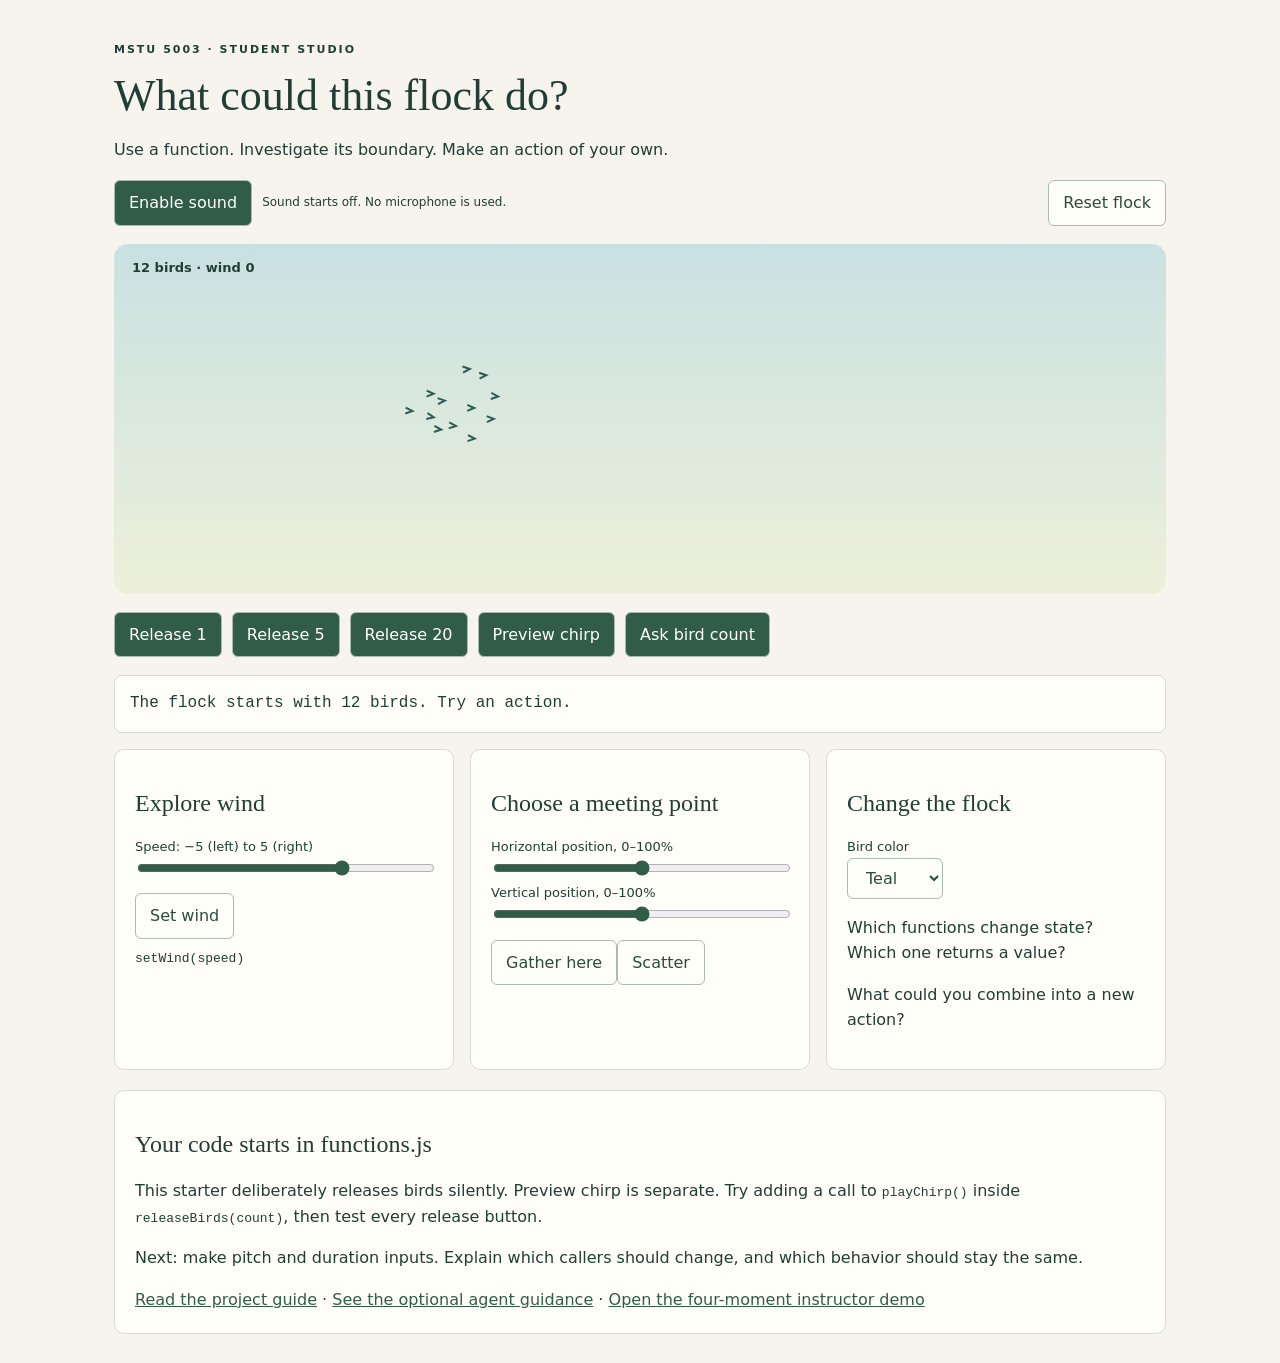
<file: index.html>
<!doctype html><html lang="en"><head><meta charset="utf-8"><meta name="viewport" content="width=device-width, initial-scale=1"><title>Flock Lab · Student Studio</title><link rel="stylesheet" href="style.css"></head><body><main><p class="eyebrow">MSTU 5003 · STUDENT STUDIO</p><h1>What could this flock do?</h1><p>Use a function. Investigate its boundary. Make an action of your own.</p><div class="toolbar"><button id="enable">Enable sound</button><span id="audio-status" role="status">Sound starts off. No microphone is used.</span><button id="reset">Reset flock</button></div><section class="sky"><canvas id="sky" aria-label="Animated bird flock"></canvas><strong id="population"></strong></section><section class="buttons"><button id="one">Release 1</button><button id="five">Release 5</button><button id="twenty">Release 20</button><button id="chirp">Preview chirp</button><button id="count">Ask bird count</button></section><pre id="last-call" role="status">The flock starts with 12 birds. Try an action.</pre><section class="cards"><article><h2>Explore wind</h2><label for="speed">Speed: −5 (left) to 5 (right)</label><input id="speed" type="range" min="-5" max="5" value="2" step="1"><button id="wind">Set wind</button><code>setWind(speed)</code></article><article><h2>Choose a meeting point</h2><label for="x">Horizontal position, 0–100%</label><input id="x" type="range" min="0" max="100" value="50"><label for="y">Vertical position, 0–100%</label><input id="y" type="range" min="0" max="100" value="50"><button id="gather">Gather here</button><button id="scatter">Scatter</button></article><article><h2>Change the flock</h2><label for="color">Bird color</label><select id="color"><option value="teal">Teal</option><option value="coral">Coral</option><option value="gold">Gold</option><option value="violet">Violet</option></select><p>Which functions change state? Which one returns a value?</p><p>What could you combine into a new action?</p></article></section><section class="start"><h2>Your code starts in functions.js</h2><p>This starter deliberately releases birds silently. Preview chirp is separate. Try adding a call to <code>playChirp()</code> inside <code>releaseBirds(count)</code>, then test every release button.</p><p>Next: make pitch and duration inputs. Explain which callers should change, and which behavior should stay the same.</p><a href="README.md">Read the project guide</a> · <a href="AGENTS.md">See the optional agent guidance</a> · <a href="lesson-demo/">Open the four-moment instructor demo</a></section></main><script src="supplied/flock.js"></script><script src="supplied/sound.js"></script><script src="functions.js"></script><script src="controls.js"></script></body></html>
</file>
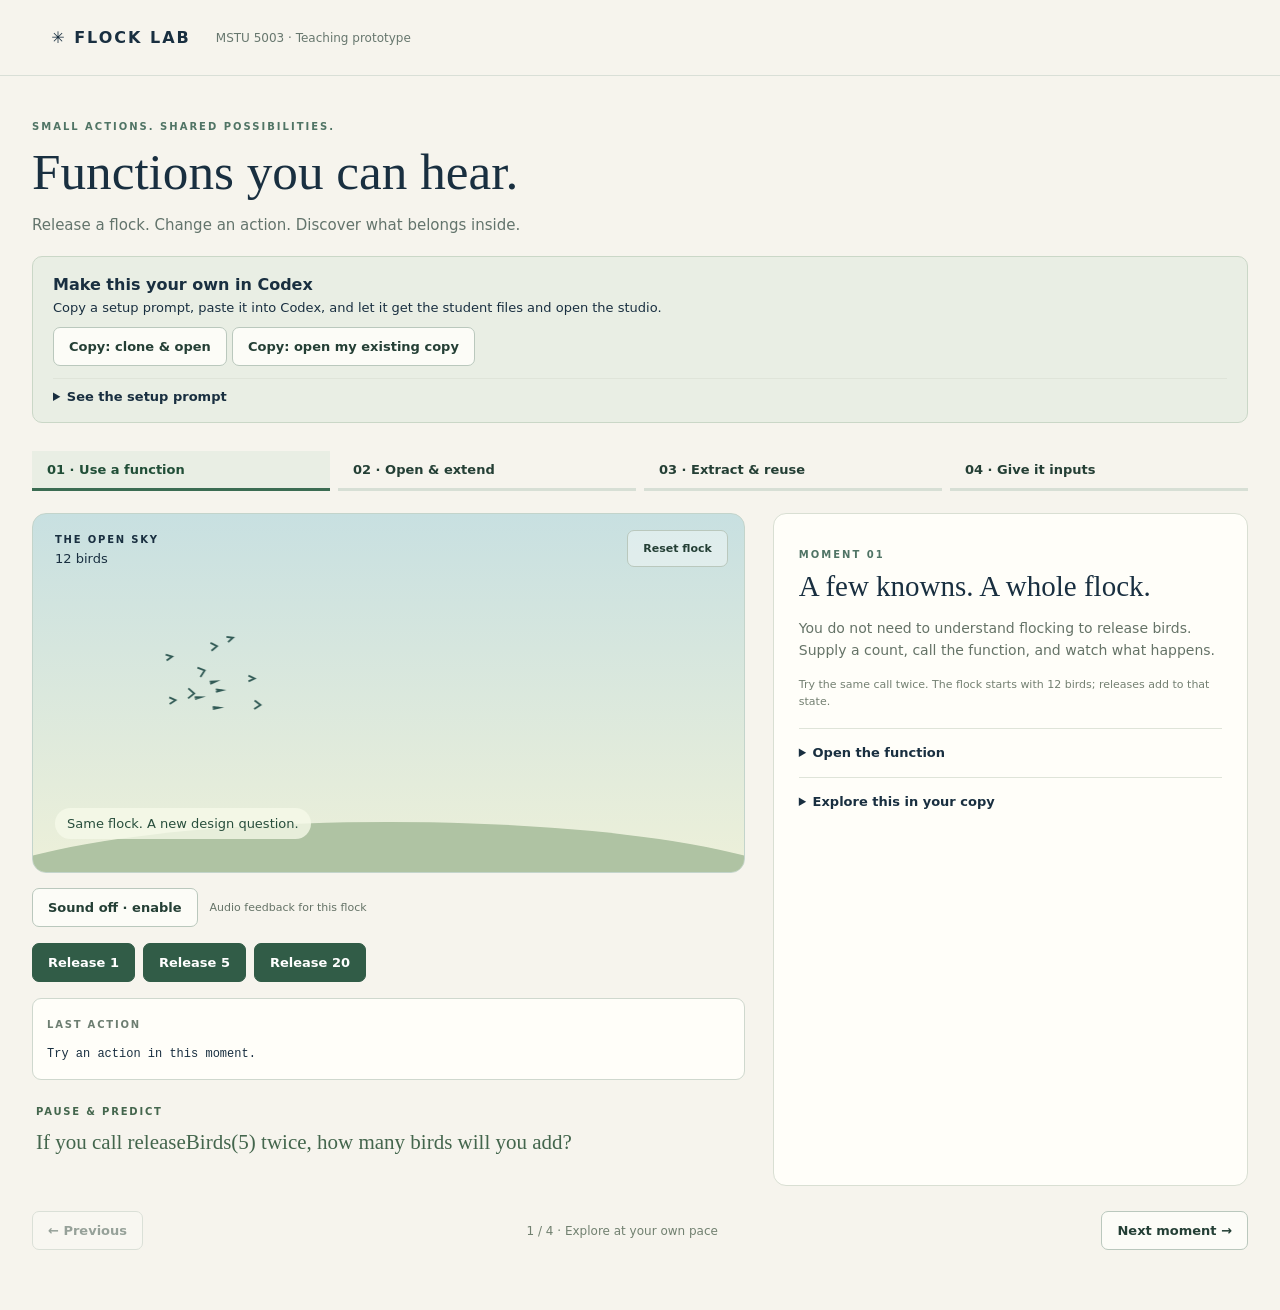
<file: lesson-demo/index.html>
<!doctype html><html lang="en"><head><meta charset="utf-8"><meta name="viewport" content="width=device-width,initial-scale=1"><title>Flock Lab · Functions you can hear</title><link rel="stylesheet" href="style.css"></head><body><header><a class="brand" href="#">✳ FLOCK LAB</a><span>MSTU 5003 · Teaching prototype</span></header><main><div class="intro"><p class="eyebrow">SMALL ACTIONS. SHARED POSSIBILITIES.</p><h1>Functions you can hear.</h1><p>Release a flock. Change an action. Discover what belongs inside.</p></div><section class="setup"><strong>Make this your own in Codex</strong><p>Copy a setup prompt, paste it into Codex, and let it get the student files and open the studio.</p><button id="clone-prompt">Copy: clone & open</button> <button id="run-prompt">Copy: open my existing copy</button><span id="setup-status" role="status"></span><details><summary>See the setup prompt</summary><textarea id="setup-text" readonly aria-label="Setup prompt"></textarea></details></section><nav id="steps" aria-label="Teaching moments"></nav><section class="layout"><div class="world"><div class="sky"><canvas id="flock" aria-label="Animated flock of birds"></canvas><div class="sky-label"><span>THE OPEN SKY</span><strong id="count">12 birds</strong></div><div id="pulse" aria-live="polite">Ready when you are.</div><button id="reset">Reset flock</button></div><div class="flock-audio"><button id="sound" aria-pressed="false">Sound off · enable</button><span>Audio feedback for this flock</span></div><div class="actions"><button data-release="1">Release 1</button><button data-release="5">Release 5</button><button data-release="20">Release 20</button><button id="preview">♫ Preview chirp</button></div><div class="trace"><span>LAST ACTION</span><pre id="trace" aria-live="polite">Choose a release to see its call.</pre></div><div class="question"><span>PAUSE & PREDICT</span><p id="question"></p></div></div><aside><p class="eyebrow" id="chapter"></p><h2 id="title"></h2><p id="story"></p><div id="controls"></div><details id="inside"><summary>Open the function</summary><pre id="code"></pre><p class="note">These excerpts reflect the live behavior. Drawing and browser audio helpers are supplied.</p></details><details><summary>Explore this in your copy</summary><p class="note">Tell Codex where you are in the demo. Continue in the chat where you opened your copy; no need to repeat setup. It can help you explore the idea using your current code.</p><p class="note">Your copy comes from the <a href="https://github.com/jmk2142/flock-functions-student" target="_blank" rel="noopener">student repository</a>. The studio and this walkthrough differ; Codex should inspect your copy before suggesting changes.</p><textarea id="prompt" readonly aria-label="Codex investigation prompt"></textarea><button id="copy">Copy prompt</button></details></aside></section><footer><button id="back">← Previous</button><span id="position"></span><button id="next">Next moment →</button></footer></main><script src="app.js"></script></body></html>
</file>
<file: style.css>
*{box-sizing:border-box}body{margin:0;background:#f6f4ed;color:#203e35;font:16px/1.6 system-ui,sans-serif}main{max-width:1100px;margin:auto;padding:30px 24px}.eyebrow{font-size:11px;letter-spacing:2px;font-weight:700}h1{font:44px Georgia,serif;margin:10px 0}h2{font:24px Georgia,serif}button,select{font:inherit;border:1px solid #a9bbae;background:#fffef8;color:#284d39;border-radius:6px;padding:9px 14px;cursor:pointer}button:hover{background:#e2eadb}button:focus-visible,input:focus-visible,select:focus-visible{outline:3px solid #c9832c;outline-offset:3px}.toolbar,.buttons{display:flex;gap:10px;flex-wrap:wrap;align-items:center;margin:18px 0}.toolbar span{font-size:12px;flex:1}#enable,.buttons button{background:#315c47;color:white}.sky{position:relative;background:linear-gradient(#c9e1e2,#edf0d9);border-radius:14px;overflow:hidden}.sky canvas{width:100%;height:350px;display:block}.sky strong{position:absolute;top:14px;left:18px;font-size:13px}pre{padding:15px;background:#fffef8;border:1px solid #d4dece;border-radius:8px;white-space:pre-wrap}.cards{display:grid;grid-template-columns:repeat(3,1fr);gap:16px}article,.start{padding:20px;background:#fffef8;border:1px solid #d4dece;border-radius:10px}label,code{display:block;font-size:13px}input[type=range]{width:100%;accent-color:#315c47}article button{margin:10px 0}.start{margin-top:20px}.start code{display:inline}a{color:#315c47}@media(max-width:700px){.cards{grid-template-columns:1fr}h1{font-size:34px}}
</file>
<file: lesson-demo/style.css>
:root{font-family:system-ui,-apple-system,sans-serif;color:#192f40;background:#f6f4ed;font-synthesis:none}*{box-sizing:border-box}body{margin:0}header{height:76px;display:flex;align-items:center;gap:25px;border-bottom:1px solid #d9dfd7;padding:0 4vw}header span{font-size:12px;color:#67776e}header button{margin-left:auto}.brand{font-weight:850;letter-spacing:2px;color:inherit;text-decoration:none}main{max-width:1320px;margin:auto;padding:35px 32px}.eyebrow{font-size:10px;letter-spacing:2px;font-weight:800;color:#507465}h1{font-family:Georgia,serif;font-size:clamp(34px,4vw,52px);font-weight:400;margin:10px 0}h2{font-family:Georgia,serif;font-size:29px;font-weight:400;margin:10px 0}.intro>p:last-child{color:#63746c;font-size:15px}nav{display:grid;grid-template-columns:repeat(4,1fr);gap:8px;margin:28px 0 22px}button{cursor:pointer;font:inherit;border:1px solid #bac8bd;border-radius:7px;padding:11px 15px;background:#fcfcf7;color:#243f35;font-size:13px;font-weight:650}button:hover{background:#e8eee4}button:focus-visible,summary:focus-visible,input:focus-visible{outline:3px solid #ce822f;outline-offset:3px}button:disabled{opacity:.45;cursor:default}nav button{text-align:left;border:0;border-bottom:3px solid #d7dfd5;border-radius:0;background:transparent}nav button[aria-current=step]{border-color:#3b6c52;color:#214e37;background:#e9eee4}.layout{display:grid;grid-template-columns:minmax(0,1.5fr) minmax(310px,1fr);gap:28px}.sky{height:360px;position:relative;overflow:hidden;border-radius:14px;background:linear-gradient(#c8e0e1,#edf0d9);border:1px solid #c3d4cb}.sky:after{content:'';position:absolute;bottom:-100px;left:-10%;width:120%;height:150px;background:#afc3a3;border-radius:50%;pointer-events:none}canvas{width:100%;height:100%}.sky-label{position:absolute;top:20px;left:22px;display:flex;flex-direction:column;gap:6px}.sky-label span,.trace>span,.question>span{font-size:10px;letter-spacing:1.8px;font-weight:800}.sky-label strong{font-size:13px;font-weight:500}#reset{position:absolute;right:16px;top:16px;font-size:11px;background:#ffffff60}#pulse{position:absolute;bottom:33px;left:22px;z-index:1;font-size:13px;color:#284e3c;background:#f6faeac9;padding:8px 12px;border-radius:20px;transition:background .2s}.actions{display:flex;flex-wrap:wrap;gap:8px;margin:16px 0}.actions button[data-release]{background:#315c47;color:white;border-color:#315c47}.trace{border:1px solid #cfd8ce;border-radius:9px;padding:14px;background:#fffef9}.trace>span{color:#6d7e71}pre{white-space:pre-wrap;overflow-wrap:anywhere;font-family:ui-monospace,monospace;font-size:12px;line-height:1.75;margin-bottom:0}.question{padding:20px 4px;color:#44664d}.question p{font-family:Georgia,serif;font-size:21px;line-height:1.4;margin:9px 0}aside{background:#fffef9;border:1px solid #d9dfd3;border-radius:13px;padding:25px}aside>p:not(.eyebrow){line-height:1.6;font-size:14px;color:#657367}details{border-top:1px solid #dfe4d9;padding:16px 0 0;margin-top:17px}summary{cursor:pointer;font-size:13px;font-weight:700}details pre{background:#eef2e9;padding:12px;border-radius:6px}.note{font-size:11px;line-height:1.6;color:#748072}label{display:block;font-size:12px;margin:13px 0 6px}input[type=range]{width:100%;accent-color:#426f50}.setting{padding:12px;background:#f0f2e8;border-radius:8px;margin:12px 0}.setting strong{font-size:12px}.setting output{float:right;font-family:monospace}.toggle{width:100%;margin:8px 0;background:#f2d99a}textarea{width:100%;height:155px;background:#f7f8f2;border:1px solid #d9dfd3;border-radius:7px;padding:10px;font:12px/1.6 system-ui}#teacher{font-size:13px;line-height:1.6}footer{display:flex;align-items:center;justify-content:space-between;margin:25px 0;font-size:12px;color:#718070}@media(max-width:850px){.layout{grid-template-columns:1fr}header span{display:none}main{padding:22px 16px}nav{gap:2px}nav button{padding:10px 5px;font-size:11px}.sky{height:320px}}

.setup{padding:18px 20px;background:#e9eee4;border:1px solid #cad7c7;border-radius:10px;margin-top:22px}.setup p{font-size:13px;margin:6px 0 12px}.setup>span{font-size:12px}.setup details{margin-top:12px;padding-top:10px}.setup textarea{height:110px;margin-top:10px}

[hidden]{display:none!important}.flock-audio{display:flex;align-items:center;gap:12px;margin-top:15px}.flock-audio span{font-size:11px;color:#657367}.flock-audio button[aria-pressed="true"]{background:#f2d99a}
</file>
